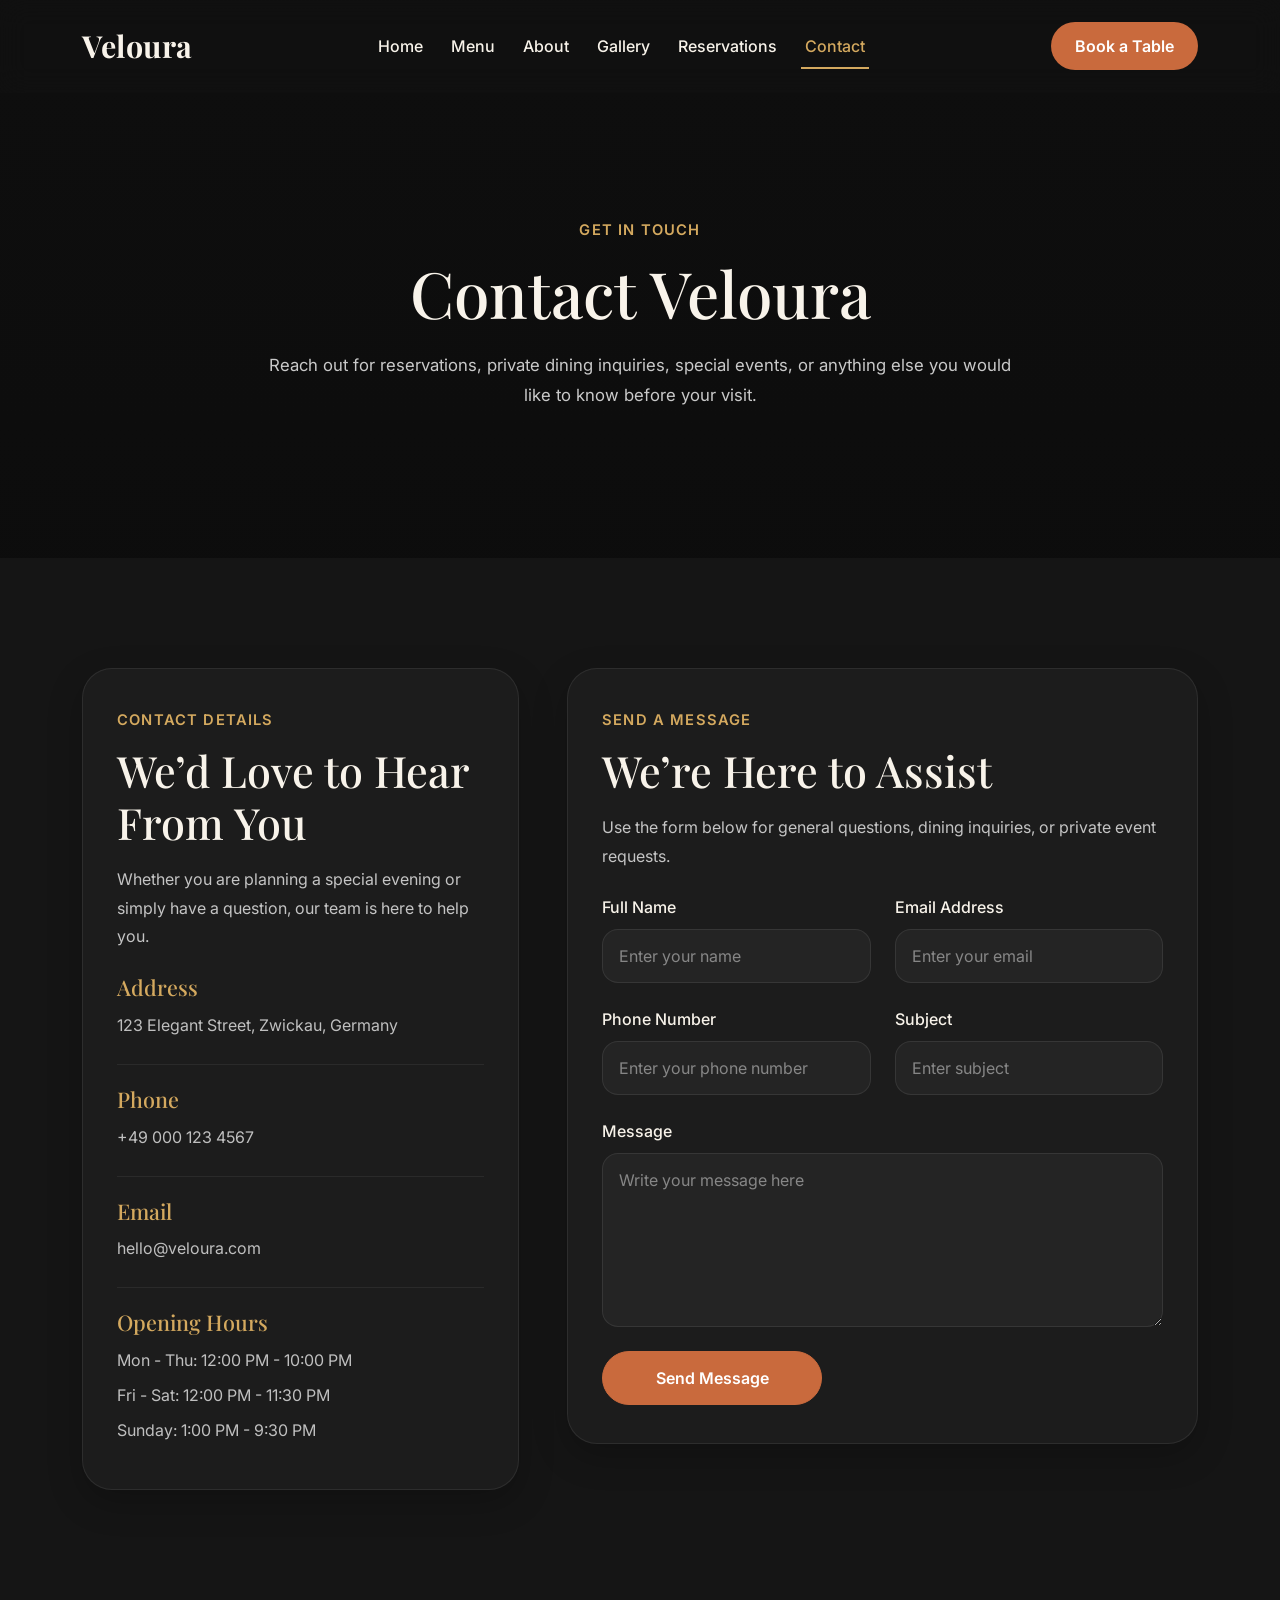
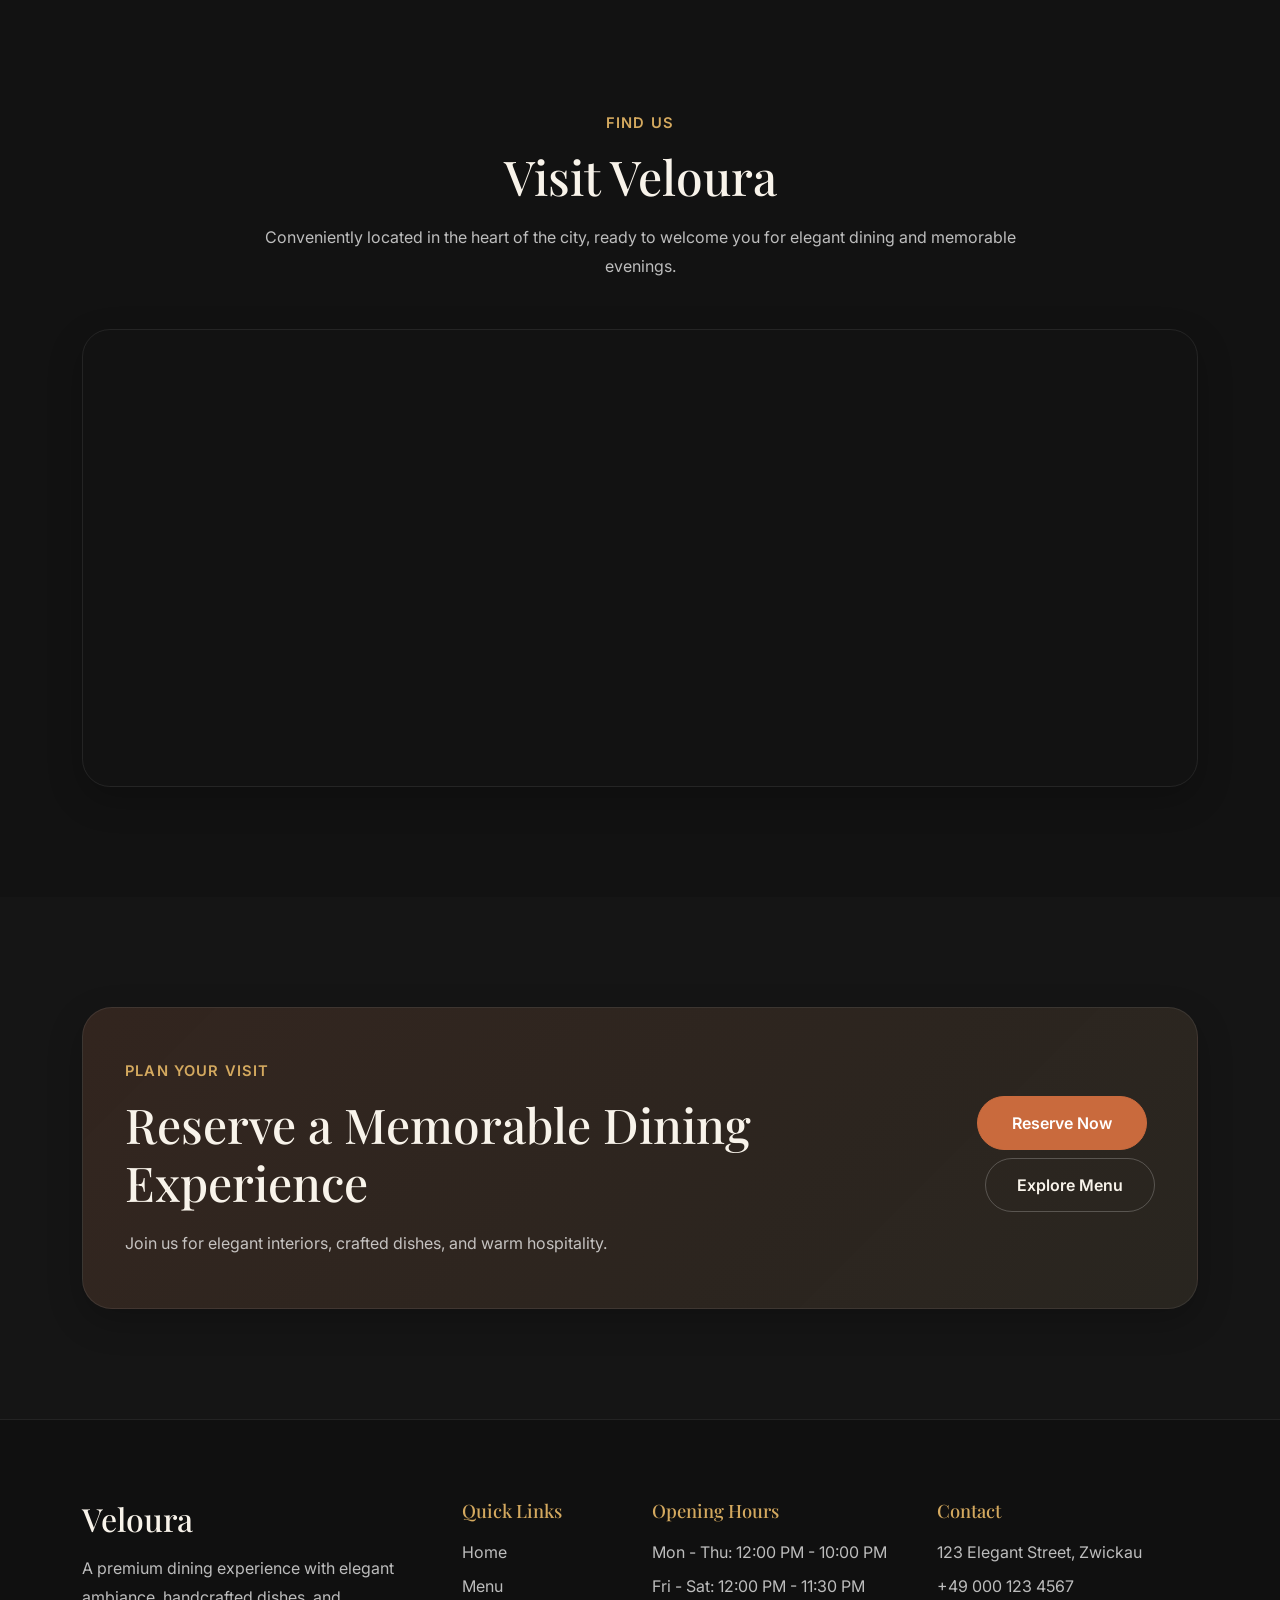
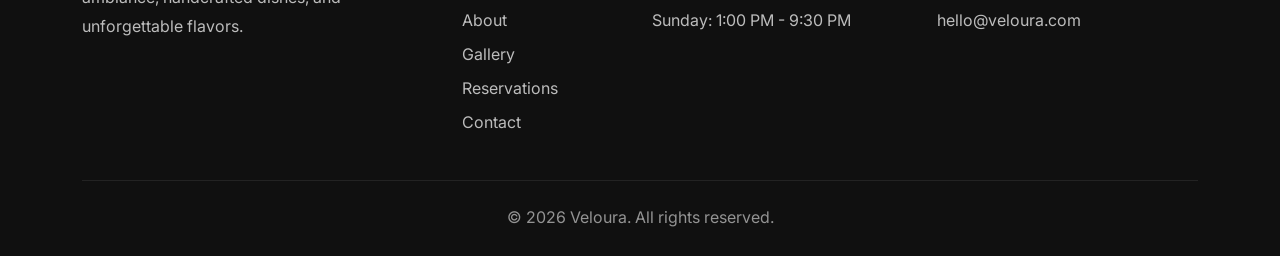
<file: contact.html>
<!DOCTYPE html>
<html lang="en">
<head>
  <meta charset="UTF-8" />
  <meta name="viewport" content="width=device-width, initial-scale=1.0" />
  <title>Veloura | Contact</title>

  <link rel="preconnect" href="https://fonts.googleapis.com" />
  <link rel="preconnect" href="https://fonts.gstatic.com" crossorigin />
  <link
    href="https://fonts.googleapis.com/css2?family=Inter:wght@400;500;600;700&family=Playfair+Display:wght@600;700;800&display=swap"
    rel="stylesheet"
  />

  <link
    href="https://cdn.jsdelivr.net/npm/bootstrap@5.3.3/dist/css/bootstrap.min.css"
    rel="stylesheet"
  />

  <link rel="stylesheet" href="css/style.css" />
  <link rel="stylesheet" href="css/animations.css" />
  <link rel="stylesheet" href="css/responsive.css" />
</head>
<body>

  <div id="navbar"></div>

  <main>
    <section class="page-hero contact-hero">
      <div class="page-hero-overlay"></div>
      <div class="container page-hero-content text-center">
        <span class="section-subtitle reveal-up">Get in Touch</span>
        <h1 class="reveal-up">Contact Veloura</h1>
        <p class="reveal-up">
          Reach out for reservations, private dining inquiries, special events,
          or anything else you would like to know before your visit.
        </p>
      </div>
    </section>

    <section class="contact-section section-padding">
      <div class="container">
        <div class="row g-5 align-items-start">
          <div class="col-lg-5">
            <div class="contact-info-card reveal-left">
              <span class="section-subtitle">Contact Details</span>
              <h2>We’d Love to Hear From You</h2>
              <p>
                Whether you are planning a special evening or simply have a question,
                our team is here to help you.
              </p>

              <div class="contact-info-list mt-4">
                <div class="contact-info-item">
                  <h3>Address</h3>
                  <p>123 Elegant Street, Zwickau, Germany</p>
                </div>

                <div class="contact-info-item">
                  <h3>Phone</h3>
                  <p>+49 000 123 4567</p>
                </div>

                <div class="contact-info-item">
                  <h3>Email</h3>
                  <p>hello@veloura.com</p>
                </div>

                <div class="contact-info-item">
                  <h3>Opening Hours</h3>
                  <p>Mon - Thu: 12:00 PM - 10:00 PM</p>
                  <p>Fri - Sat: 12:00 PM - 11:30 PM</p>
                  <p>Sunday: 1:00 PM - 9:30 PM</p>
                </div>
              </div>
            </div>
          </div>

          <div class="col-lg-7">
            <div class="contact-form-card reveal-right">
              <span class="section-subtitle">Send a Message</span>
              <h2>We’re Here to Assist</h2>
              <p>
                Use the form below for general questions, dining inquiries, or private event requests.
              </p>

              <form class="contact-form mt-4">
                <div class="row g-4">
                  <div class="col-md-6">
                    <label for="contactName" class="form-label-custom">Full Name</label>
                    <input type="text" id="contactName" class="form-control custom-input" placeholder="Enter your name" />
                  </div>

                  <div class="col-md-6">
                    <label for="contactEmail" class="form-label-custom">Email Address</label>
                    <input type="email" id="contactEmail" class="form-control custom-input" placeholder="Enter your email" />
                  </div>

                  <div class="col-md-6">
                    <label for="contactPhone" class="form-label-custom">Phone Number</label>
                    <input type="tel" id="contactPhone" class="form-control custom-input" placeholder="Enter your phone number" />
                  </div>

                  <div class="col-md-6">
                    <label for="subject" class="form-label-custom">Subject</label>
                    <input type="text" id="subject" class="form-control custom-input" placeholder="Enter subject" />
                  </div>

                  <div class="col-12">
                    <label for="contactMessage" class="form-label-custom">Message</label>
                    <textarea
                      id="contactMessage"
                      rows="6"
                      class="form-control custom-input"
                      placeholder="Write your message here"
                    ></textarea>
                  </div>

                  <div class="col-12">
                    <button type="submit" class="btn btn-primary-custom reservation-submit-btn">
                      Send Message
                    </button>
                  </div>
                </div>
              </form>
            </div>
          </div>
        </div>
      </div>
    </section>

    <section class="map-section section-padding">
      <div class="container">
        <div class="section-heading text-center reveal-up">
          <span class="section-subtitle">Find Us</span>
          <h2>Visit Veloura</h2>
          <p>
            Conveniently located in the heart of the city, ready to welcome you
            for elegant dining and memorable evenings.
          </p>
        </div>

        <div class="map-wrapper reveal-up mt-5">
          <iframe
            src="https://www.google.com/maps?q=Zwickau%20Germany&output=embed"
            width="100%"
            height="450"
            style="border:0;"
            allowfullscreen=""
            loading="lazy"
            referrerpolicy="no-referrer-when-downgrade"
          ></iframe>
        </div>
      </div>
    </section>

    <section class="reservation-cta section-padding">
      <div class="container">
        <div class="cta-box reveal-up">
          <div class="row align-items-center g-4">
            <div class="col-lg-8">
              <span class="section-subtitle">Plan Your Visit</span>
              <h2>Reserve a Memorable Dining Experience</h2>
              <p>
                Join us for elegant interiors, crafted dishes, and warm hospitality.
              </p>
            </div>
            <div class="col-lg-4 text-lg-end">
              <a href="reservations.html" class="btn btn-primary-custom me-2 mb-2">Reserve Now</a>
              <a href="menu.html" class="btn btn-outline-custom mb-2">Explore Menu</a>
            </div>
          </div>
        </div>
      </div>
    </section>
  </main>

  <div id="footer"></div>

  <script src="https://cdn.jsdelivr.net/npm/bootstrap@5.3.3/dist/js/bootstrap.bundle.min.js"></script>
  <script src="js/components.js"></script>
  <script src="js/main.js"></script>
  <script src="js/animations.js"></script>
</body>
</html>
</file>
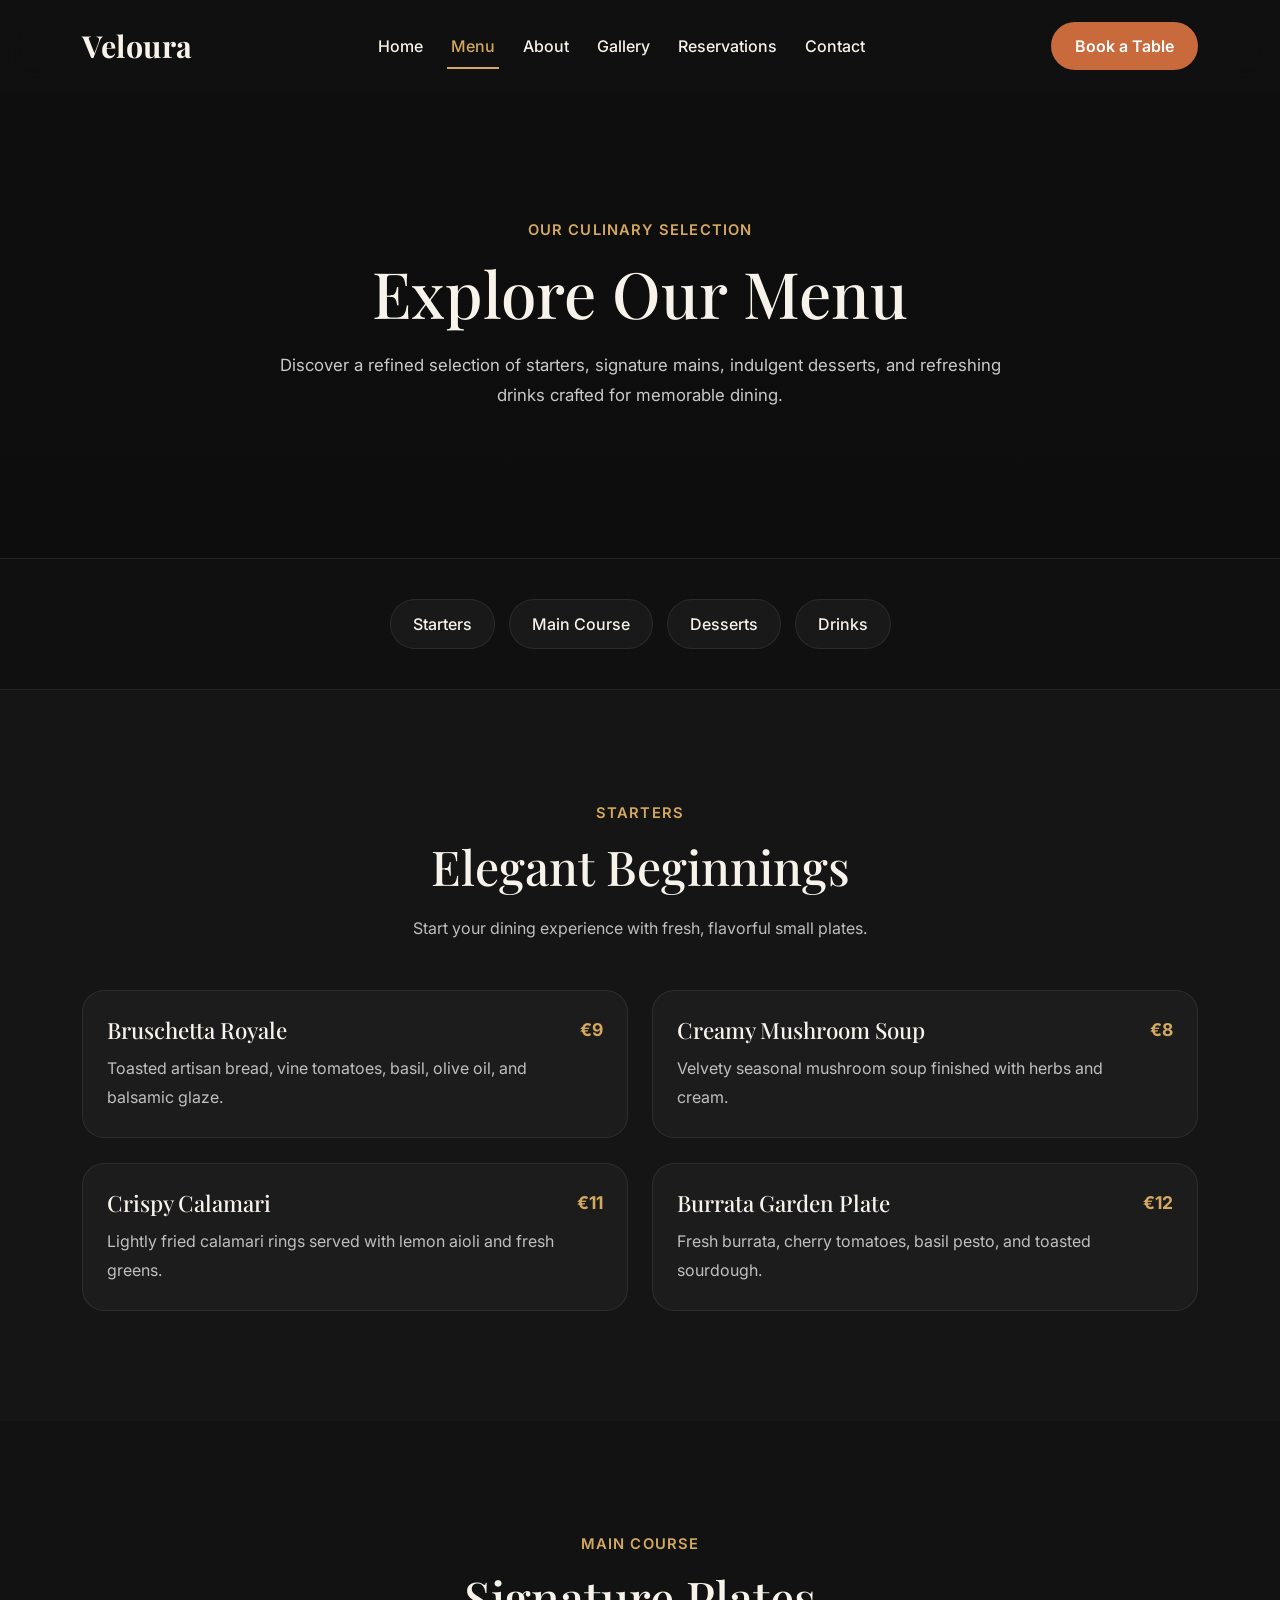
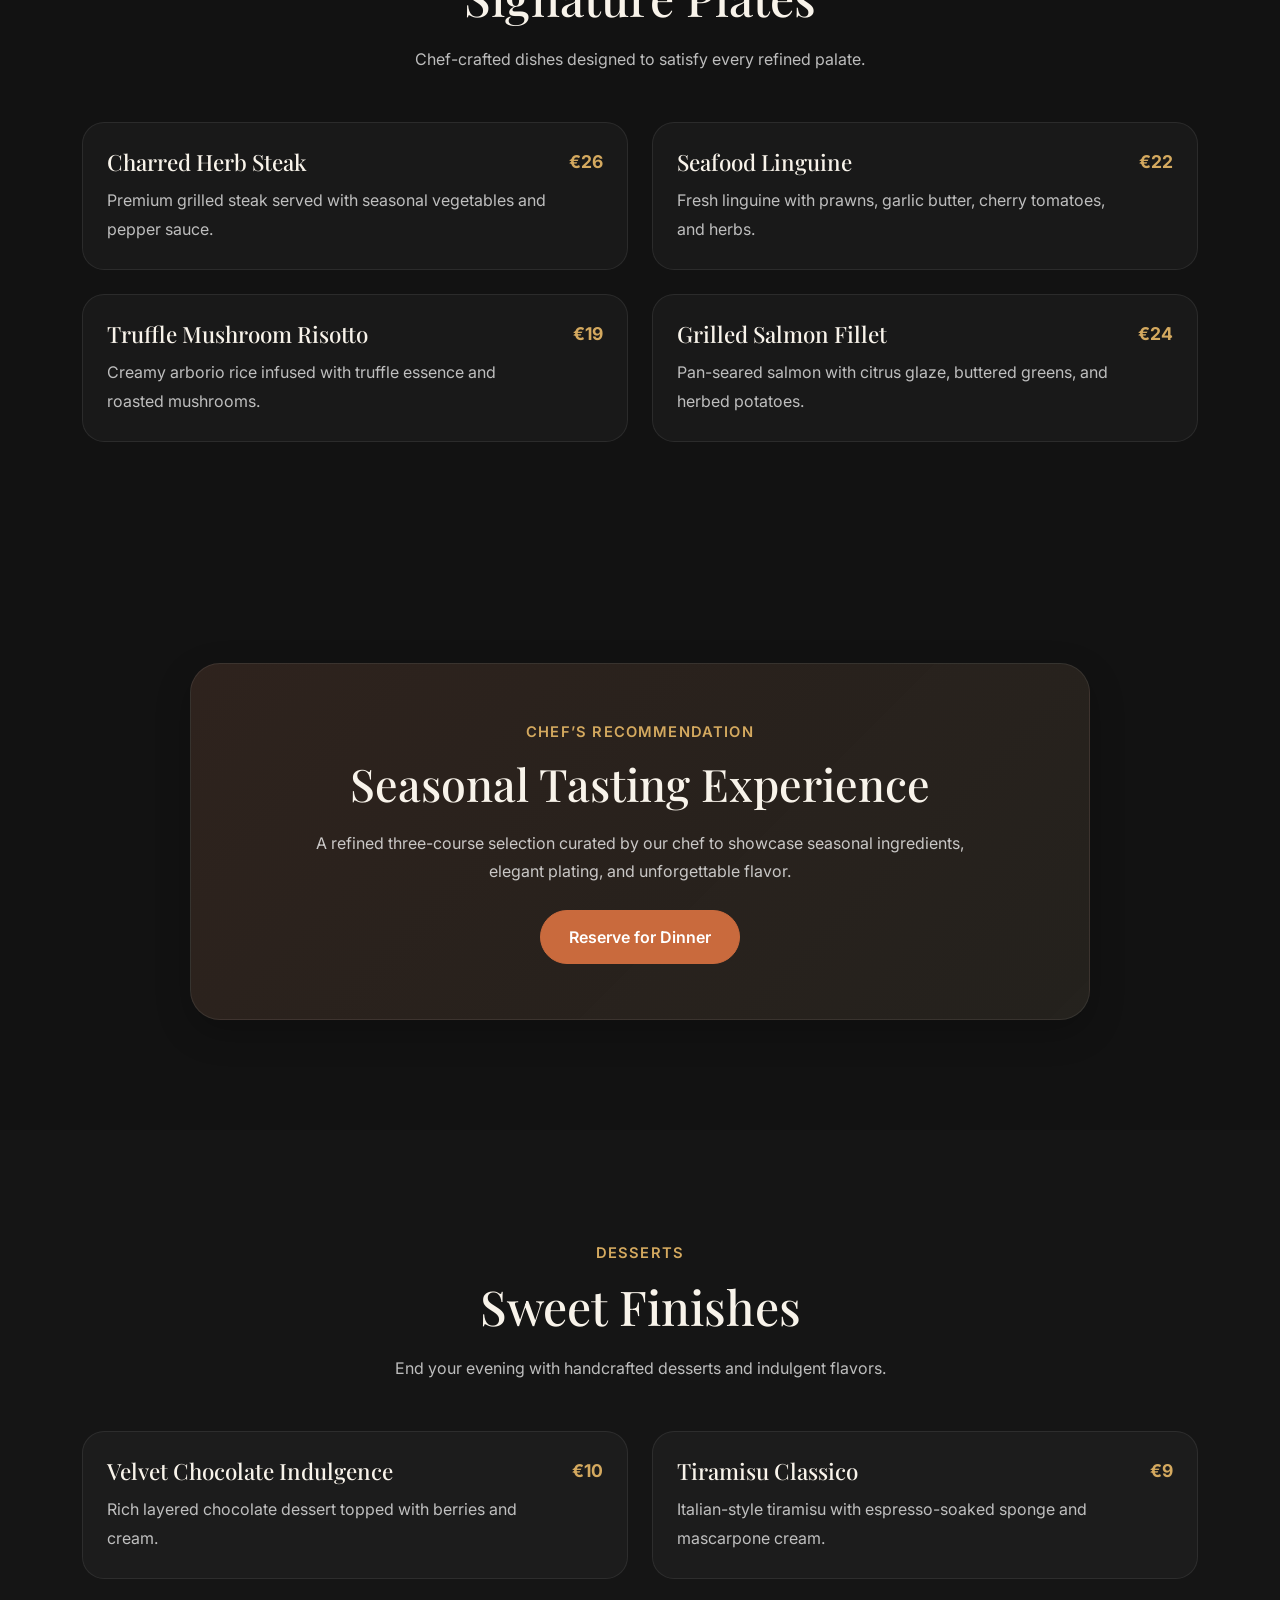
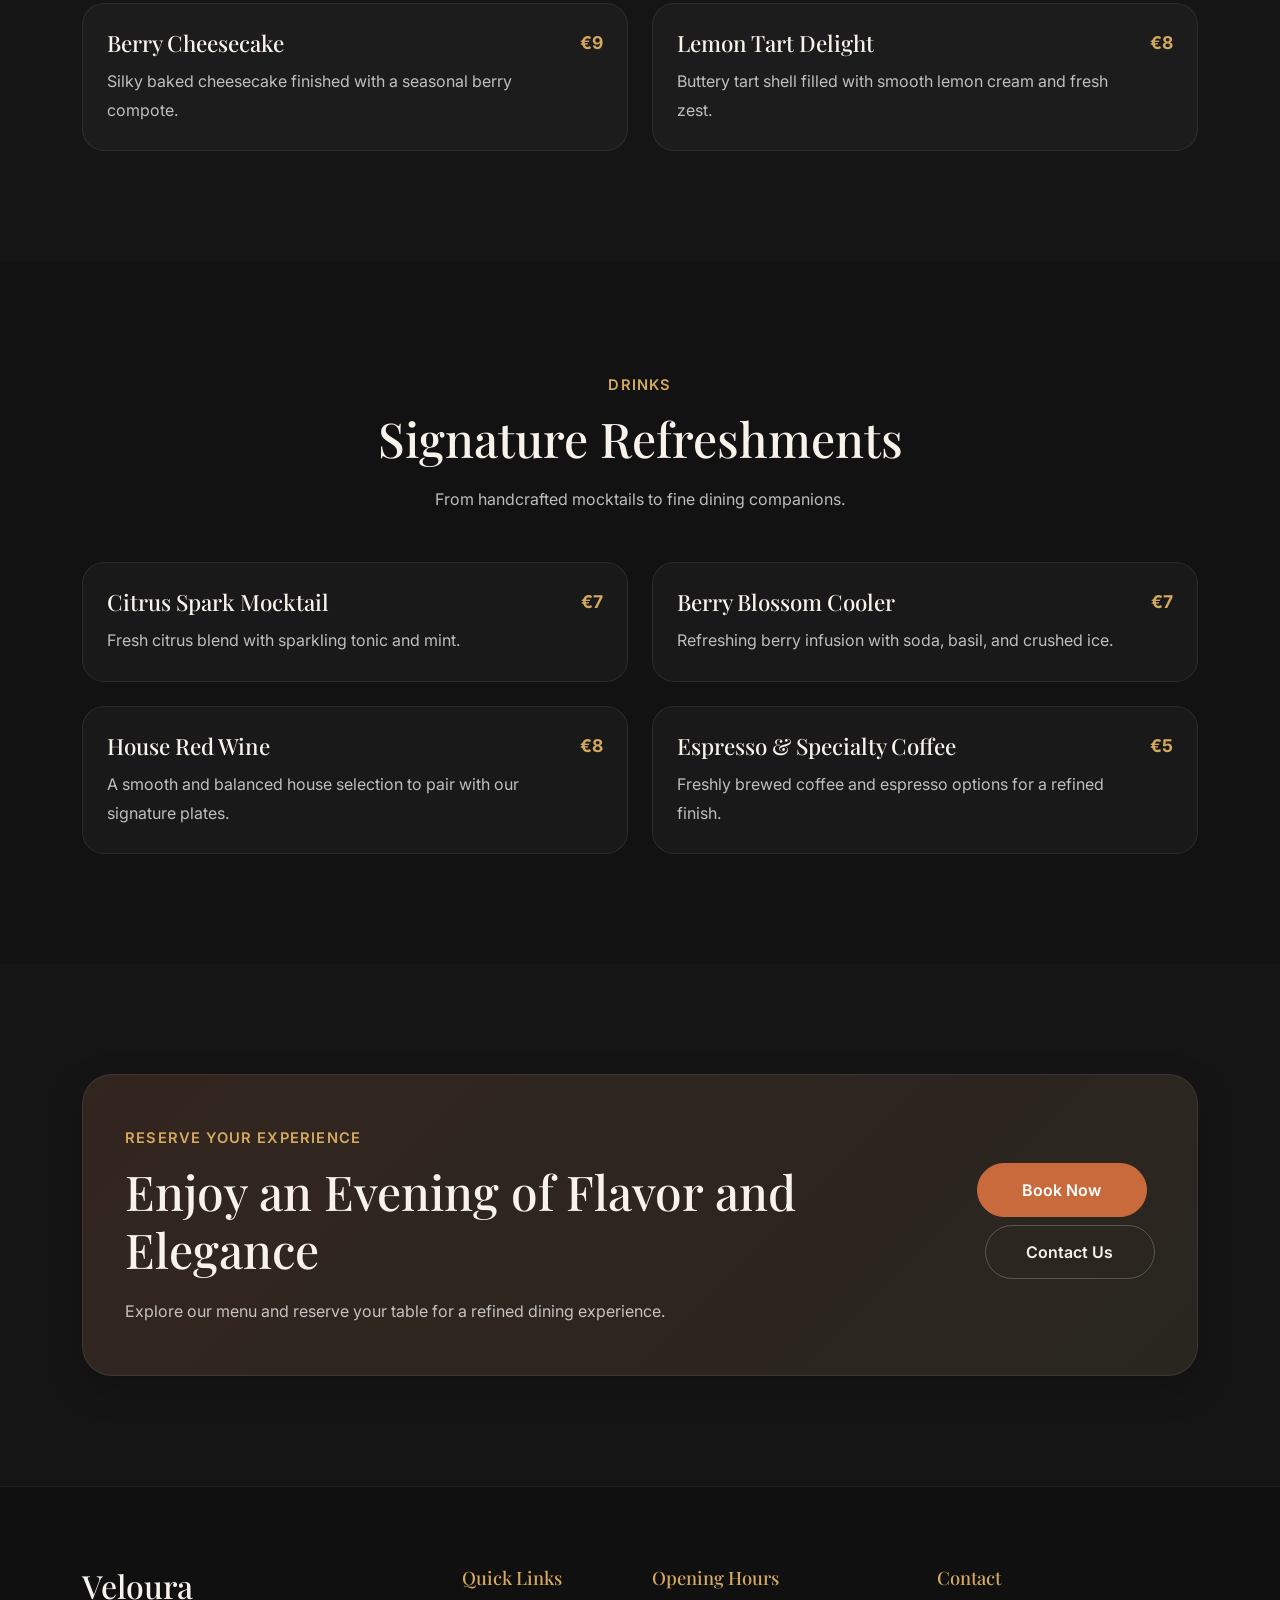
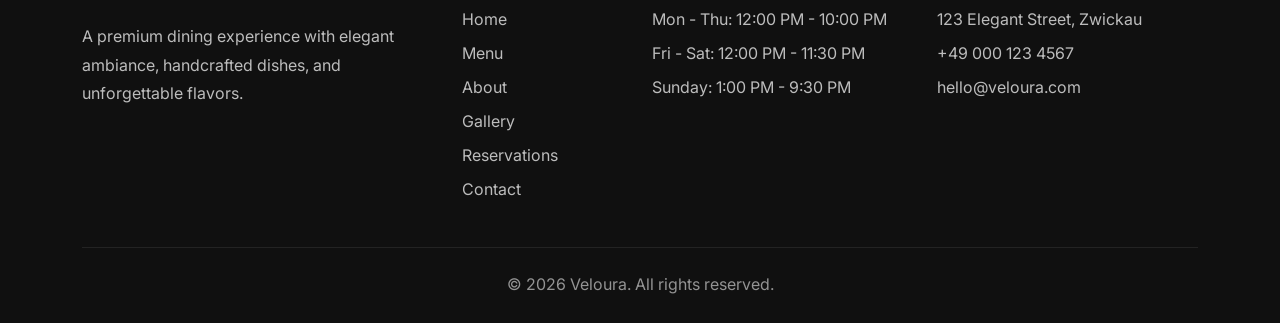
<file: menu.html>
<!DOCTYPE html>
<html lang="en">
<head>
  <meta charset="UTF-8" />
  <meta name="viewport" content="width=device-width, initial-scale=1.0" />
  <title>Veloura | Menu</title>

  <link rel="preconnect" href="https://fonts.googleapis.com" />
  <link rel="preconnect" href="https://fonts.gstatic.com" crossorigin />
  <link
    href="https://fonts.googleapis.com/css2?family=Inter:wght@400;500;600;700&family=Playfair+Display:wght@600;700;800&display=swap"
    rel="stylesheet"
  />

  <link
    href="https://cdn.jsdelivr.net/npm/bootstrap@5.3.3/dist/css/bootstrap.min.css"
    rel="stylesheet"
  />

  <link rel="stylesheet" href="css/style.css" />
  <link rel="stylesheet" href="css/animations.css" />
  <link rel="stylesheet" href="css/responsive.css" />
</head>
<body>

  <div id="navbar"></div>

  <main>
    <section class="page-hero menu-hero">
      <div class="page-hero-overlay"></div>
      <div class="container page-hero-content text-center">
        <span class="section-subtitle reveal-up">Our Culinary Selection</span>
        <h1 class="reveal-up">Explore Our Menu</h1>
        <p class="reveal-up">
          Discover a refined selection of starters, signature mains, indulgent desserts,
          and refreshing drinks crafted for memorable dining.
        </p>
      </div>
    </section>

    <section class="menu-nav-section section-padding-sm">
      <div class="container">
        <div class="menu-nav-wrapper reveal-up">
          <a href="#starters" class="menu-nav-link">Starters</a>
          <a href="#mains" class="menu-nav-link">Main Course</a>
          <a href="#desserts" class="menu-nav-link">Desserts</a>
          <a href="#drinks" class="menu-nav-link">Drinks</a>
        </div>
      </div>
    </section>

    <section id="starters" class="menu-section section-padding">
      <div class="container">
        <div class="section-heading text-center reveal-up">
          <span class="section-subtitle">Starters</span>
          <h2>Elegant Beginnings</h2>
          <p>Start your dining experience with fresh, flavorful small plates.</p>
        </div>

        <div class="row g-4 mt-4">
          <div class="col-lg-6">
            <div class="menu-item-card reveal-left">
              <div>
                <h3>Bruschetta Royale</h3>
                <p>Toasted artisan bread, vine tomatoes, basil, olive oil, and balsamic glaze.</p>
              </div>
              <span>€9</span>
            </div>
          </div>

          <div class="col-lg-6">
            <div class="menu-item-card reveal-right">
              <div>
                <h3>Creamy Mushroom Soup</h3>
                <p>Velvety seasonal mushroom soup finished with herbs and cream.</p>
              </div>
              <span>€8</span>
            </div>
          </div>

          <div class="col-lg-6">
            <div class="menu-item-card reveal-left">
              <div>
                <h3>Crispy Calamari</h3>
                <p>Lightly fried calamari rings served with lemon aioli and fresh greens.</p>
              </div>
              <span>€11</span>
            </div>
          </div>

          <div class="col-lg-6">
            <div class="menu-item-card reveal-right">
              <div>
                <h3>Burrata Garden Plate</h3>
                <p>Fresh burrata, cherry tomatoes, basil pesto, and toasted sourdough.</p>
              </div>
              <span>€12</span>
            </div>
          </div>
        </div>
      </div>
    </section>

    <section id="mains" class="menu-section alt-dark section-padding">
      <div class="container">
        <div class="section-heading text-center reveal-up">
          <span class="section-subtitle">Main Course</span>
          <h2>Signature Plates</h2>
          <p>Chef-crafted dishes designed to satisfy every refined palate.</p>
        </div>

        <div class="row g-4 mt-4">
          <div class="col-lg-6">
            <div class="menu-item-card reveal-left">
              <div>
                <h3>Charred Herb Steak</h3>
                <p>Premium grilled steak served with seasonal vegetables and pepper sauce.</p>
              </div>
              <span>€26</span>
            </div>
          </div>

          <div class="col-lg-6">
            <div class="menu-item-card reveal-right">
              <div>
                <h3>Seafood Linguine</h3>
                <p>Fresh linguine with prawns, garlic butter, cherry tomatoes, and herbs.</p>
              </div>
              <span>€22</span>
            </div>
          </div>

          <div class="col-lg-6">
            <div class="menu-item-card reveal-left">
              <div>
                <h3>Truffle Mushroom Risotto</h3>
                <p>Creamy arborio rice infused with truffle essence and roasted mushrooms.</p>
              </div>
              <span>€19</span>
            </div>
          </div>

          <div class="col-lg-6">
            <div class="menu-item-card reveal-right">
              <div>
                <h3>Grilled Salmon Fillet</h3>
                <p>Pan-seared salmon with citrus glaze, buttered greens, and herbed potatoes.</p>
              </div>
              <span>€24</span>
            </div>
          </div>
        </div>
      </div>
    </section>

    <section class="chef-highlight section-padding">
      <div class="container">
        <div class="chef-highlight-box reveal-up">
          <span class="section-subtitle">Chef’s Recommendation</span>
          <h2>Seasonal Tasting Experience</h2>
          <p>
            A refined three-course selection curated by our chef to showcase seasonal
            ingredients, elegant plating, and unforgettable flavor.
          </p>
          <a href="reservations.html" class="btn btn-primary-custom mt-4">Reserve for Dinner</a>
        </div>
      </div>
    </section>

    <section id="desserts" class="menu-section section-padding">
      <div class="container">
        <div class="section-heading text-center reveal-up">
          <span class="section-subtitle">Desserts</span>
          <h2>Sweet Finishes</h2>
          <p>End your evening with handcrafted desserts and indulgent flavors.</p>
        </div>

        <div class="row g-4 mt-4">
          <div class="col-lg-6">
            <div class="menu-item-card reveal-left">
              <div>
                <h3>Velvet Chocolate Indulgence</h3>
                <p>Rich layered chocolate dessert topped with berries and cream.</p>
              </div>
              <span>€10</span>
            </div>
          </div>

          <div class="col-lg-6">
            <div class="menu-item-card reveal-right">
              <div>
                <h3>Tiramisu Classico</h3>
                <p>Italian-style tiramisu with espresso-soaked sponge and mascarpone cream.</p>
              </div>
              <span>€9</span>
            </div>
          </div>

          <div class="col-lg-6">
            <div class="menu-item-card reveal-left">
              <div>
                <h3>Berry Cheesecake</h3>
                <p>Silky baked cheesecake finished with a seasonal berry compote.</p>
              </div>
              <span>€9</span>
            </div>
          </div>

          <div class="col-lg-6">
            <div class="menu-item-card reveal-right">
              <div>
                <h3>Lemon Tart Delight</h3>
                <p>Buttery tart shell filled with smooth lemon cream and fresh zest.</p>
              </div>
              <span>€8</span>
            </div>
          </div>
        </div>
      </div>
    </section>

    <section id="drinks" class="menu-section alt-dark section-padding">
      <div class="container">
        <div class="section-heading text-center reveal-up">
          <span class="section-subtitle">Drinks</span>
          <h2>Signature Refreshments</h2>
          <p>From handcrafted mocktails to fine dining companions.</p>
        </div>

        <div class="row g-4 mt-4">
          <div class="col-lg-6">
            <div class="menu-item-card reveal-left">
              <div>
                <h3>Citrus Spark Mocktail</h3>
                <p>Fresh citrus blend with sparkling tonic and mint.</p>
              </div>
              <span>€7</span>
            </div>
          </div>

          <div class="col-lg-6">
            <div class="menu-item-card reveal-right">
              <div>
                <h3>Berry Blossom Cooler</h3>
                <p>Refreshing berry infusion with soda, basil, and crushed ice.</p>
              </div>
              <span>€7</span>
            </div>
          </div>

          <div class="col-lg-6">
            <div class="menu-item-card reveal-left">
              <div>
                <h3>House Red Wine</h3>
                <p>A smooth and balanced house selection to pair with our signature plates.</p>
              </div>
              <span>€8</span>
            </div>
          </div>

          <div class="col-lg-6">
            <div class="menu-item-card reveal-right">
              <div>
                <h3>Espresso & Specialty Coffee</h3>
                <p>Freshly brewed coffee and espresso options for a refined finish.</p>
              </div>
              <span>€5</span>
            </div>
          </div>
        </div>
      </div>
    </section>

    <section class="reservation-cta section-padding">
      <div class="container">
        <div class="cta-box reveal-up">
          <div class="row align-items-center g-4">
            <div class="col-lg-8">
              <span class="section-subtitle">Reserve Your Experience</span>
              <h2>Enjoy an Evening of Flavor and Elegance</h2>
              <p>
                Explore our menu and reserve your table for a refined dining experience.
              </p>
            </div>
            <div class="col-lg-4 text-lg-end">
              <a href="reservations.html" class="btn btn-primary-custom me-2 mb-2">Book Now</a>
              <a href="contact.html" class="btn btn-outline-custom mb-2">Contact Us</a>
            </div>
          </div>
        </div>
      </div>
    </section>
  </main>

  <div id="footer"></div>

  <script src="https://cdn.jsdelivr.net/npm/bootstrap@5.3.3/dist/js/bootstrap.bundle.min.js"></script>
  <script src="js/components.js"></script>
  <script src="js/main.js"></script>
  <script src="js/animations.js"></script>
</body>
</html>
</file>
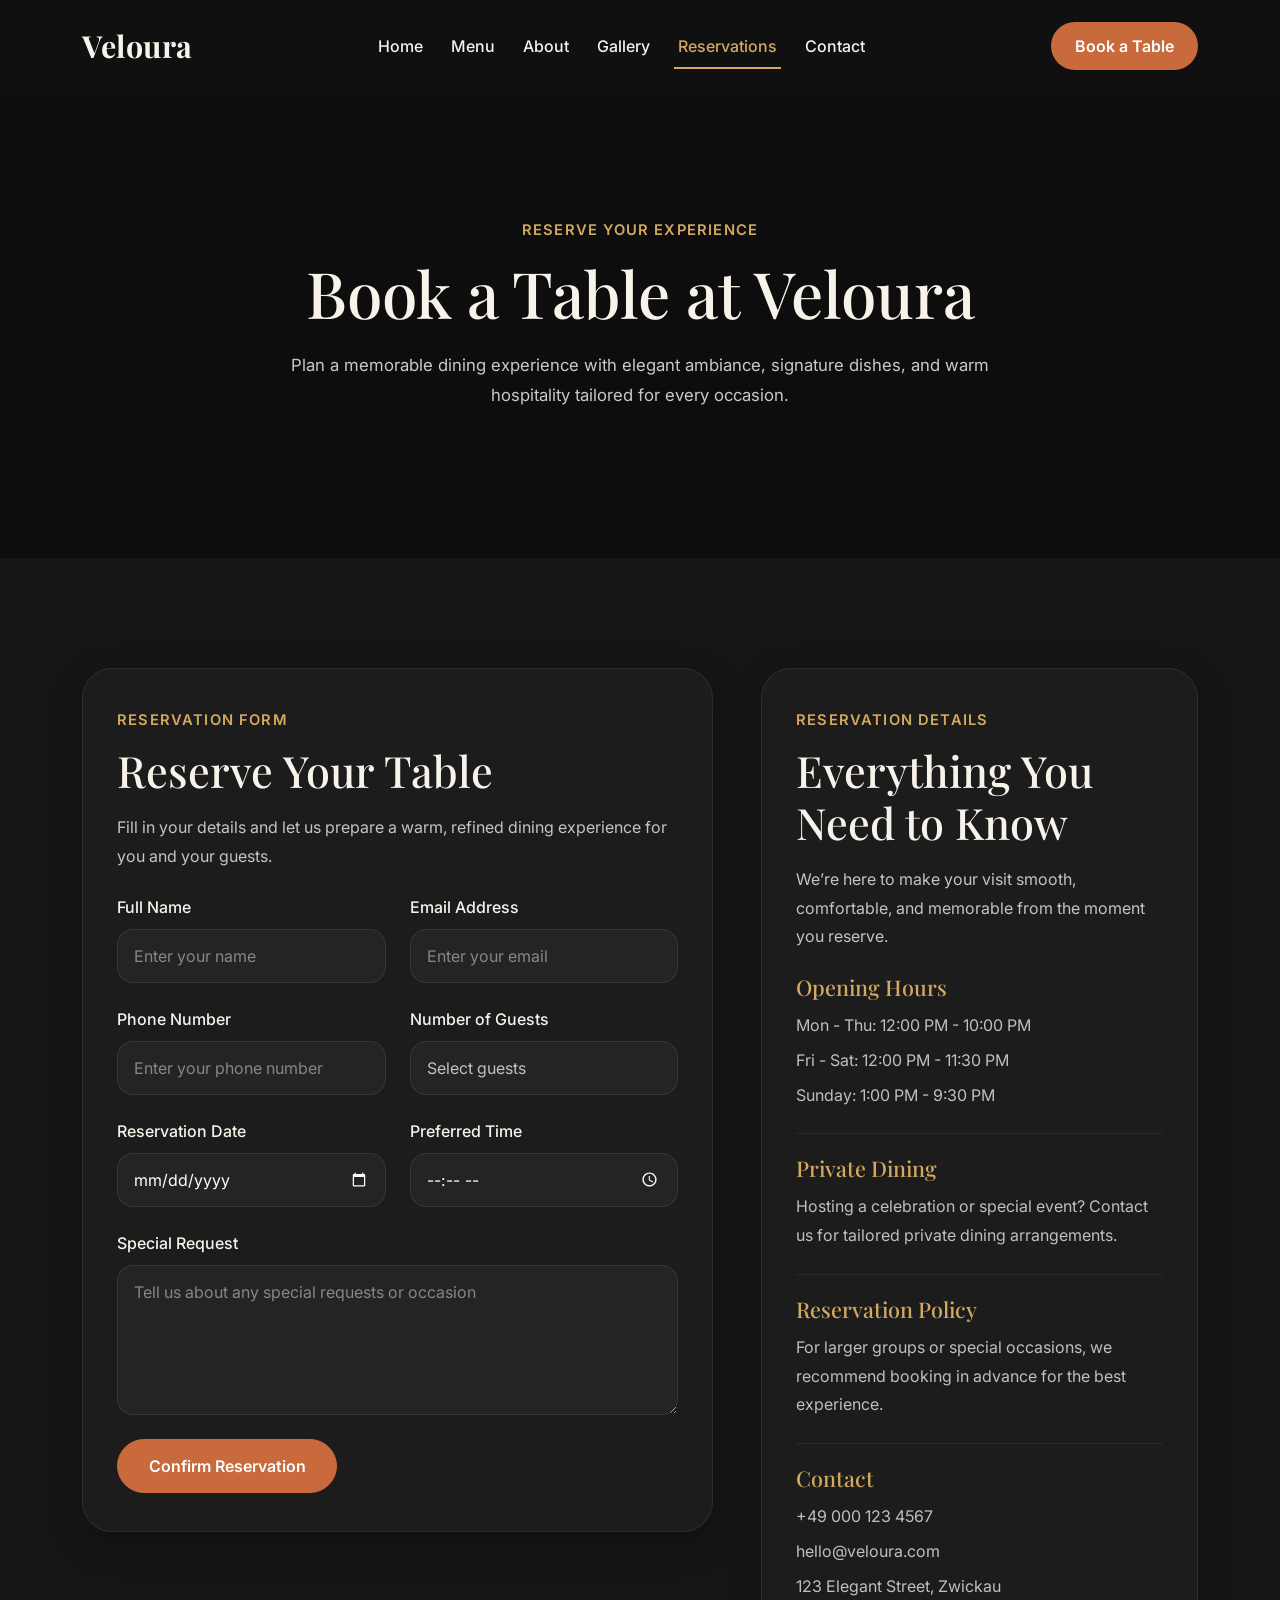
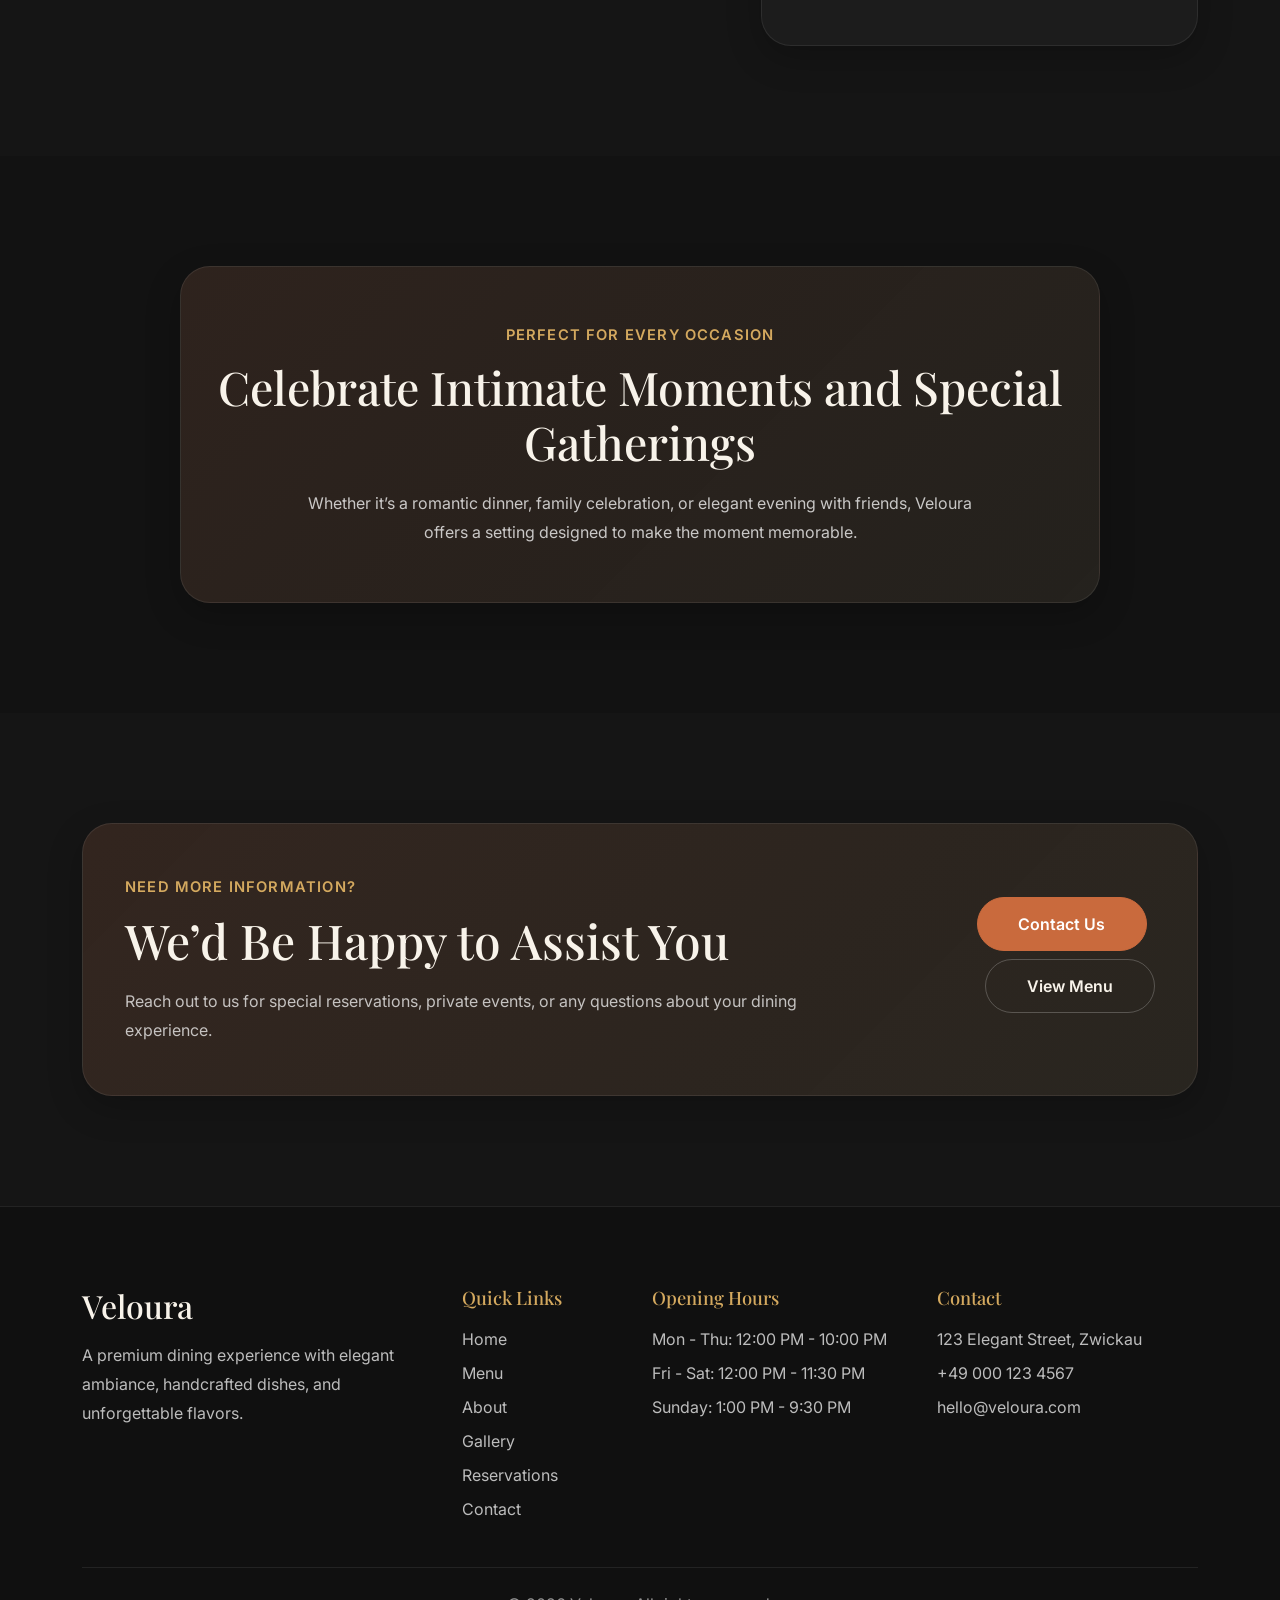
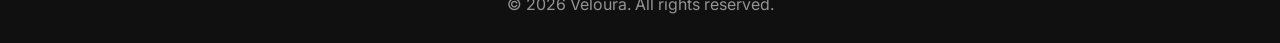
<file: reservations.html>
<!DOCTYPE html>
<html lang="en">
<head>
  <meta charset="UTF-8" />
  <meta name="viewport" content="width=device-width, initial-scale=1.0" />
  <title>Veloura | Reservations</title>

  <link rel="preconnect" href="https://fonts.googleapis.com" />
  <link rel="preconnect" href="https://fonts.gstatic.com" crossorigin />
  <link
    href="https://fonts.googleapis.com/css2?family=Inter:wght@400;500;600;700&family=Playfair+Display:wght@600;700;800&display=swap"
    rel="stylesheet"
  />

  <link
    href="https://cdn.jsdelivr.net/npm/bootstrap@5.3.3/dist/css/bootstrap.min.css"
    rel="stylesheet"
  />

  <link rel="stylesheet" href="css/style.css" />
  <link rel="stylesheet" href="css/animations.css" />
  <link rel="stylesheet" href="css/responsive.css" />
</head>
<body>

  <div id="navbar"></div>

  <main>
    <section class="page-hero reservations-hero">
      <div class="page-hero-overlay"></div>
      <div class="container page-hero-content text-center">
        <span class="section-subtitle reveal-up">Reserve Your Experience</span>
        <h1 class="reveal-up">Book a Table at Veloura</h1>
        <p class="reveal-up">
          Plan a memorable dining experience with elegant ambiance, signature dishes,
          and warm hospitality tailored for every occasion.
        </p>
      </div>
    </section>

    <section class="reservation-form-section section-padding">
      <div class="container">
        <div class="row g-5 align-items-start">
          <div class="col-lg-7">
            <div class="reservation-form-card reveal-left">
              <span class="section-subtitle">Reservation Form</span>
              <h2>Reserve Your Table</h2>
              <p>
                Fill in your details and let us prepare a warm, refined dining
                experience for you and your guests.
              </p>

              <form class="reservation-form mt-4">
                <div class="row g-4">
                  <div class="col-md-6">
                    <label for="fullName" class="form-label-custom">Full Name</label>
                    <input type="text" id="fullName" class="form-control custom-input" placeholder="Enter your name" />
                  </div>

                  <div class="col-md-6">
                    <label for="email" class="form-label-custom">Email Address</label>
                    <input type="email" id="email" class="form-control custom-input" placeholder="Enter your email" />
                  </div>

                  <div class="col-md-6">
                    <label for="phone" class="form-label-custom">Phone Number</label>
                    <input type="tel" id="phone" class="form-control custom-input" placeholder="Enter your phone number" />
                  </div>

                  <div class="col-md-6">
                    <label for="guests" class="form-label-custom">Number of Guests</label>
                    <select id="guests" class="form-select custom-input">
                      <option selected disabled>Select guests</option>
                      <option>1 Person</option>
                      <option>2 People</option>
                      <option>3 People</option>
                      <option>4 People</option>
                      <option>5 People</option>
                      <option>6+ People</option>
                    </select>
                  </div>

                  <div class="col-md-6">
                    <label for="date" class="form-label-custom">Reservation Date</label>
                    <input type="date" id="date" class="form-control custom-input" />
                  </div>

                  <div class="col-md-6">
                    <label for="time" class="form-label-custom">Preferred Time</label>
                    <input type="time" id="time" class="form-control custom-input" />
                  </div>

                  <div class="col-12">
                    <label for="notes" class="form-label-custom">Special Request</label>
                    <textarea
                      id="notes"
                      rows="5"
                      class="form-control custom-input"
                      placeholder="Tell us about any special requests or occasion"
                    ></textarea>
                  </div>

                  <div class="col-12">
                    <button type="submit" class="btn btn-primary-custom reservation-submit-btn">
                      Confirm Reservation
                    </button>
                  </div>
                </div>
              </form>
            </div>
          </div>

          <div class="col-lg-5">
            <div class="reservation-info-box reveal-right">
              <span class="section-subtitle">Reservation Details</span>
              <h2>Everything You Need to Know</h2>
              <p>
                We’re here to make your visit smooth, comfortable, and memorable
                from the moment you reserve.
              </p>

              <div class="reservation-info-list mt-4">
                <div class="reservation-info-item">
                  <h3>Opening Hours</h3>
                  <p>Mon - Thu: 12:00 PM - 10:00 PM</p>
                  <p>Fri - Sat: 12:00 PM - 11:30 PM</p>
                  <p>Sunday: 1:00 PM - 9:30 PM</p>
                </div>

                <div class="reservation-info-item">
                  <h3>Private Dining</h3>
                  <p>
                    Hosting a celebration or special event? Contact us for tailored
                    private dining arrangements.
                  </p>
                </div>

                <div class="reservation-info-item">
                  <h3>Reservation Policy</h3>
                  <p>
                    For larger groups or special occasions, we recommend booking in advance
                    for the best experience.
                  </p>
                </div>

                <div class="reservation-info-item">
                  <h3>Contact</h3>
                  <p>+49 000 123 4567</p>
                  <p>hello@veloura.com</p>
                  <p>123 Elegant Street, Zwickau</p>
                </div>
              </div>
            </div>
          </div>
        </div>
      </div>
    </section>

    <section class="reservation-highlight section-padding">
      <div class="container">
        <div class="highlight-box reveal-up">
          <span class="section-subtitle">Perfect for Every Occasion</span>
          <h2>Celebrate Intimate Moments and Special Gatherings</h2>
          <p>
            Whether it’s a romantic dinner, family celebration, or elegant evening
            with friends, Veloura offers a setting designed to make the moment memorable.
          </p>
        </div>
      </div>
    </section>

    <section class="reservation-cta section-padding">
      <div class="container">
        <div class="cta-box reveal-up">
          <div class="row align-items-center g-4">
            <div class="col-lg-8">
              <span class="section-subtitle">Need More Information?</span>
              <h2>We’d Be Happy to Assist You</h2>
              <p>
                Reach out to us for special reservations, private events, or any
                questions about your dining experience.
              </p>
            </div>
            <div class="col-lg-4 text-lg-end">
              <a href="contact.html" class="btn btn-primary-custom me-2 mb-2">Contact Us</a>
              <a href="menu.html" class="btn btn-outline-custom mb-2">View Menu</a>
            </div>
          </div>
        </div>
      </div>
    </section>
  </main>

  <div id="footer"></div>

  <script src="https://cdn.jsdelivr.net/npm/bootstrap@5.3.3/dist/js/bootstrap.bundle.min.js"></script>
  <script src="js/components.js"></script>
  <script src="js/main.js"></script>
  <script src="js/animations.js"></script>
</body>
</html>
</file>
<file: css/style.css>
:root {
  --bg-dark: #151515;
  --bg-soft: #1e1e1e;
  --cream: #f8f3ea;
  --white: #ffffff;
  --text-light: rgba(255, 255, 255, 0.82);
  --accent: #c96a3d;
  --accent-hover: #b95c30;
  --gold: #d4a95f;
  --brown: #6b4f3a;
  --border-light: rgba(255, 255, 255, 0.08);
  --shadow-soft: 0 12px 35px rgba(0, 0, 0, 0.22);
  --transition: all 0.35s ease;
}

* {
  margin: 0;
  padding: 0;
  box-sizing: border-box;
}

html {
  scroll-behavior: smooth;
}

body {
  font-family: "Inter", sans-serif;
  background: var(--bg-dark);
  color: var(--white);
  overflow-x: hidden;
}

h1, h2, h3, h4, h5, h6 {
  font-family: "Playfair Display", serif;
  margin-bottom: 0;
}

p {
  margin-bottom: 0;
  line-height: 1.8;
}

a {
  text-decoration: none;
  transition: var(--transition);
}

ul {
  list-style: none;
  padding-left: 0;
  margin-bottom: 0;
}

/* Navbar */
.custom-navbar {
  background: rgba(21, 21, 21, 0.35);
  backdrop-filter: blur(14px);
  border-bottom: 1px solid transparent;
  transition: var(--transition);
  padding: 18px 0;
}

.custom-navbar.navbar-scrolled {
  background: rgba(21, 21, 21, 0.92);
  border-bottom: 1px solid var(--border-light);
  box-shadow: var(--shadow-soft);
}

.brand-logo {
  font-family: "Playfair Display", serif;
  font-size: 1.9rem;
  font-weight: 700;
  color: var(--cream) !important;
  letter-spacing: 0.5px;
}

.nav-center .nav-item {
  margin: 0 10px;
}

.nav-link {
  color: var(--cream) !important;
  font-weight: 500;
  position: relative;
  padding: 8px 4px !important;
}

.nav-hover::after {
  content: "";
  position: absolute;
  left: 0;
  bottom: -3px;
  width: 0;
  height: 2px;
  background: var(--gold);
  transition: var(--transition);
}

.nav-hover:hover::after,
.active-link::after {
  width: 100%;
}

.active-link {
  color: var(--gold) !important;
}

.btn-book {
  background: var(--accent);
  color: var(--white);
  padding: 12px 24px;
  border-radius: 999px;
  font-weight: 600;
  transition: var(--transition);
  border: none;
}

.btn-book:hover {
  background: var(--accent-hover);
  color: var(--white);
  transform: translateY(-2px);
}

.custom-toggler {
  border: 1px solid rgba(255,255,255,0.25);
}

.custom-toggler .navbar-toggler-icon {
  filter: invert(1);
}

/* Hero */
.hero-section {
  position: relative;
  min-height: 100vh;
  background:
    linear-gradient(rgba(12, 12, 12, 0.55), rgba(12, 12, 12, 0.72)),
    url("https://images.unsplash.com/photo-1517248135467-4c7edcad34c4?auto=format&fit=crop&w=1600&q=80")
    center/cover no-repeat;
  display: flex;
  align-items: center;
}

.hero-overlay {
  position: absolute;
  inset: 0;
  background: linear-gradient(90deg, rgba(0,0,0,0.58) 0%, rgba(0,0,0,0.18) 100%);
}

.hero-content {
  position: relative;
  z-index: 2;
}

.section-badge {
  display: inline-block;
  padding: 8px 16px;
  border-radius: 999px;
  background: rgba(255, 255, 255, 0.08);
  color: var(--gold);
  font-size: 0.9rem;
  font-weight: 600;
  margin-bottom: 22px;
  border: 1px solid rgba(255,255,255,0.12);
}

.hero-text h1 {
  font-size: 4.2rem;
  line-height: 1.12;
  font-weight: 800;
  max-width: 760px;
  color: var(--cream);
  margin-bottom: 22px;
}

.hero-text p {
  max-width: 620px;
  font-size: 1.08rem;
  color: var(--text-light);
  margin-bottom: 32px;
}

.hero-buttons {
  display: flex;
  flex-wrap: wrap;
  gap: 16px;
}

.btn-primary-custom,
.btn-outline-custom {
  display: inline-flex;
  align-items: center;
  justify-content: center;
  min-width: 170px;
  padding: 14px 28px;
  border-radius: 999px;
  font-weight: 600;
  transition: var(--transition);
}

.btn-primary-custom {
  background: var(--accent);
  color: var(--white);
  border: 1px solid var(--accent);
}

.btn-primary-custom:hover {
  background: var(--accent-hover);
  color: var(--white);
  transform: translateY(-3px);
}

.btn-outline-custom {
  background: transparent;
  color: var(--cream);
  border: 1px solid rgba(255,255,255,0.22);
}

.btn-outline-custom:hover {
  background: rgba(255,255,255,0.08);
  color: var(--white);
  transform: translateY(-3px);
}

.hero-card {
  background: rgba(255,255,255,0.08);
  border: 1px solid rgba(255,255,255,0.12);
  backdrop-filter: blur(18px);
  border-radius: 24px;
  padding: 32px;
  box-shadow: var(--shadow-soft);
  max-width: 360px;
  margin-left: auto;
}

.hero-card h3 {
  font-size: 1.8rem;
  color: var(--cream);
  margin-bottom: 12px;
}

.hero-card p {
  color: var(--text-light);
  margin-bottom: 18px;
}

.hero-card-link {
  color: var(--gold);
  font-weight: 600;
}

.hero-card-link:hover {
  color: var(--white);
}

/* Footer */
.site-footer {
  background: #101010;
  border-top: 1px solid var(--border-light);
  padding: 80px 0 24px;
}

.footer-brand {
  font-size: 2rem;
  color: var(--cream);
  margin-bottom: 16px;
}

.footer-text {
  color: rgba(255,255,255,0.72);
  max-width: 340px;
}

.footer-title {
  font-size: 1.15rem;
  color: var(--gold);
  margin-bottom: 18px;
}

.footer-links li,
.footer-info li {
  margin-bottom: 10px;
  color: rgba(255,255,255,0.72);
}

.footer-links a {
  color: rgba(255,255,255,0.72);
}

.footer-links a:hover {
  color: var(--gold);
  padding-left: 3px;
}

.footer-bottom {
  margin-top: 36px;
  padding-top: 22px;
  border-top: 1px solid var(--border-light);
  text-align: center;
}

.footer-bottom p {
  color: rgba(255,255,255,0.55);
}

.section-padding {
  padding: 110px 0;
}

.section-heading {
  max-width: 760px;
  margin: 0 auto;
}

.section-subtitle {
  display: inline-block;
  font-size: 0.92rem;
  font-weight: 600;
  letter-spacing: 0.08em;
  text-transform: uppercase;
  color: var(--gold);
  margin-bottom: 14px;
}

.section-heading h2,
.about-text h2,
.cta-box h2 {
  font-size: 3rem;
  line-height: 1.2;
  color: var(--cream);
  margin-bottom: 18px;
}

.section-heading p,
.about-text p,
.cta-box p {
  color: rgba(255,255,255,0.72);
  font-size: 1rem;
}

/* Featured Dishes */
.featured-dishes {
  background: var(--bg-dark);
}

.dish-card {
  background: linear-gradient(180deg, rgba(255,255,255,0.04), rgba(255,255,255,0.02));
  border: 1px solid var(--border-light);
  border-radius: 24px;
  overflow: hidden;
  transition: var(--transition);
  box-shadow: 0 10px 28px rgba(0,0,0,0.16);
  height: 100%;
}

.dish-card:hover {
  transform: translateY(-10px);
  box-shadow: 0 18px 40px rgba(0,0,0,0.28);
  border-color: rgba(212, 169, 95, 0.28);
}

.dish-image-wrapper {
  overflow: hidden;
  height: 280px;
}

.dish-image {
  width: 100%;
  height: 100%;
  object-fit: cover;
  transition: transform 0.55s ease;
}

.dish-card:hover .dish-image {
  transform: scale(1.08);
}

.dish-content {
  padding: 26px;
}

.dish-top {
  display: flex;
  justify-content: space-between;
  align-items: center;
  gap: 12px;
  margin-bottom: 14px;
}

.dish-top h3 {
  font-size: 1.55rem;
  color: var(--cream);
}

.dish-price {
  color: var(--gold);
  font-weight: 700;
  font-size: 1rem;
}

.dish-content p {
  color: rgba(255,255,255,0.72);
}

/* About Preview */
.about-preview {
  background: #121212;
}

.about-image-stack {
  position: relative;
}

.about-main-image {
  width: 100%;
  border-radius: 28px;
  min-height: 560px;
  object-fit: cover;
  box-shadow: var(--shadow-soft);
}

.about-floating-card {
  position: absolute;
  bottom: 24px;
  right: 24px;
  background: rgba(21,21,21,0.86);
  border: 1px solid rgba(255,255,255,0.1);
  backdrop-filter: blur(10px);
  padding: 18px 22px;
  border-radius: 18px;
  color: var(--gold);
  font-weight: 600;
  box-shadow: var(--shadow-soft);
}

.about-text {
  max-width: 560px;
}

/* Why Choose Us */
.why-choose-us {
  background: var(--bg-dark);
}

.feature-card {
  background: rgba(255,255,255,0.03);
  border: 1px solid var(--border-light);
  border-radius: 22px;
  padding: 30px 24px;
  text-align: center;
  transition: var(--transition);
  height: 100%;
}

.feature-card:hover {
  transform: translateY(-8px);
  border-color: rgba(212, 169, 95, 0.28);
  box-shadow: 0 16px 36px rgba(0,0,0,0.22);
}

.feature-icon {
  width: 72px;
  height: 72px;
  margin: 0 auto 20px;
  border-radius: 50%;
  background: rgba(201, 106, 61, 0.12);
  display: flex;
  align-items: center;
  justify-content: center;
  font-size: 1.8rem;
}

.feature-card h3 {
  font-size: 1.45rem;
  color: var(--cream);
  margin-bottom: 12px;
}

.feature-card p {
  color: rgba(255,255,255,0.7);
}

/* Specials */
.specials-section {
  background: #121212;
}

.special-card {
  position: relative;
  overflow: hidden;
  border-radius: 26px;
  min-height: 480px;
  box-shadow: var(--shadow-soft);
}

.special-image {
  width: 100%;
  height: 480px;
  object-fit: cover;
  transition: transform 0.6s ease;
}

.special-card:hover .special-image {
  transform: scale(1.08);
}

.special-overlay {
  position: absolute;
  inset: 0;
  display: flex;
  flex-direction: column;
  justify-content: flex-end;
  padding: 28px;
  background: linear-gradient(to top, rgba(0,0,0,0.78), rgba(0,0,0,0.12));
}

.special-tag {
  display: inline-block;
  align-self: flex-start;
  margin-bottom: 14px;
  padding: 7px 14px;
  border-radius: 999px;
  background: rgba(212, 169, 95, 0.18);
  border: 1px solid rgba(212, 169, 95, 0.28);
  color: var(--gold);
  font-size: 0.82rem;
  font-weight: 600;
}

.special-overlay h3 {
  font-size: 1.8rem;
  color: var(--white);
  margin-bottom: 10px;
}

.special-overlay p {
  color: rgba(255,255,255,0.78);
}

/* Testimonials */
.testimonials-section {
  background: var(--bg-dark);
}

.testimonial-card {
  background: rgba(255,255,255,0.03);
  border: 1px solid var(--border-light);
  border-radius: 24px;
  padding: 30px 26px;
  height: 100%;
  transition: var(--transition);
}

.testimonial-card:hover {
  transform: translateY(-8px);
  border-color: rgba(212, 169, 95, 0.28);
  box-shadow: 0 16px 36px rgba(0,0,0,0.22);
}

.testimonial-stars {
  color: var(--gold);
  font-size: 1.05rem;
  letter-spacing: 2px;
  margin-bottom: 18px;
}

.testimonial-card p {
  color: rgba(255,255,255,0.76);
  font-size: 1rem;
  margin-bottom: 20px;
}

.testimonial-card h4 {
  font-size: 1.15rem;
  color: var(--cream);
}

/* Gallery */
.gallery-preview {
  background: #121212;
}

.gallery-card {
  overflow: hidden;
  border-radius: 24px;
  box-shadow: var(--shadow-soft);
}

.gallery-image {
  width: 100%;
  height: 360px;
  object-fit: cover;
  transition: transform 0.6s ease;
}

.gallery-card:hover .gallery-image {
  transform: scale(1.08);
}

/* CTA */
.reservation-cta {
  background: var(--bg-dark);
}

.cta-box {
  background:
    linear-gradient(135deg, rgba(201,106,61,0.14), rgba(212,169,95,0.08)),
    #1a1a1a;
  border: 1px solid rgba(255,255,255,0.08);
  border-radius: 30px;
  padding: 50px 42px;
  box-shadow: var(--shadow-soft);
}

/* Page Hero */
.page-hero {
  position: relative;
  min-height: 62vh;
  display: flex;
  align-items: center;
  justify-content: center;
  text-align: center;
}

.menu-hero {
  background:
    linear-gradient(rgba(10, 10, 10, 0.6), rgba(10, 10, 10, 0.72)),
    url("https://images.unsplash.com/photo-1414235077428-338989a2e8c0?auto=format&fit=crop&w=1600&q=80")
    center/cover no-repeat;
}

.page-hero-overlay {
  position: absolute;
  inset: 0;
}

.page-hero-content {
  position: relative;
  z-index: 2;
  max-width: 850px;
  padding-top: 70px;
}

.page-hero-content h1 {
  font-size: 4rem;
  color: var(--cream);
  margin-bottom: 18px;
}

.page-hero-content p {
  color: rgba(255,255,255,0.78);
  max-width: 760px;
  margin: 0 auto;
  font-size: 1.05rem;
}

.section-padding-sm {
  padding: 40px 0;
}

/* Menu nav */
.menu-nav-section {
  background: #101010;
  border-top: 1px solid var(--border-light);
  border-bottom: 1px solid var(--border-light);
}

.menu-nav-wrapper {
  display: flex;
  flex-wrap: wrap;
  justify-content: center;
  gap: 14px;
}

.menu-nav-link {
  padding: 12px 22px;
  border-radius: 999px;
  background: rgba(255,255,255,0.04);
  border: 1px solid rgba(255,255,255,0.08);
  color: var(--cream);
  font-weight: 500;
}

.menu-nav-link:hover {
  background: rgba(201,106,61,0.14);
  color: var(--white);
  border-color: rgba(201,106,61,0.28);
  transform: translateY(-2px);
}

/* Menu sections */
.menu-section {
  background: var(--bg-dark);
}

.menu-section.alt-dark {
  background: #121212;
}

.menu-item-card {
  display: flex;
  justify-content: space-between;
  align-items: flex-start;
  gap: 20px;
  background: rgba(255,255,255,0.03);
  border: 1px solid var(--border-light);
  border-radius: 22px;
  padding: 26px 24px;
  transition: var(--transition);
  height: 100%;
}

.menu-item-card:hover {
  transform: translateY(-6px);
  border-color: rgba(212, 169, 95, 0.28);
  box-shadow: 0 14px 34px rgba(0,0,0,0.2);
}

.menu-item-card h3 {
  font-size: 1.4rem;
  color: var(--cream);
  margin-bottom: 10px;
}

.menu-item-card p {
  color: rgba(255,255,255,0.72);
}

.menu-item-card span {
  color: var(--gold);
  font-weight: 700;
  font-size: 1.1rem;
  white-space: nowrap;
}

/* Chef highlight */
.chef-highlight {
  background: #121212;
}

.chef-highlight-box {
  max-width: 900px;
  margin: 0 auto;
  text-align: center;
  background:
    linear-gradient(135deg, rgba(201,106,61,0.12), rgba(212,169,95,0.06)),
    rgba(255,255,255,0.03);
  border: 1px solid rgba(255,255,255,0.08);
  border-radius: 30px;
  padding: 55px 35px;
  box-shadow: var(--shadow-soft);
}

.chef-highlight-box h2 {
  font-size: 2.8rem;
  color: var(--cream);
  margin-bottom: 18px;
}

.chef-highlight-box p {
  color: rgba(255,255,255,0.75);
  max-width: 700px;
  margin: 0 auto;
}

/* About Hero */
.about-hero {
  background:
    linear-gradient(rgba(10, 10, 10, 0.62), rgba(10, 10, 10, 0.75)),
    url("https://images.unsplash.com/photo-1559339352-11d035aa65de?auto=format&fit=crop&w=1600&q=80")
    center/cover no-repeat;
}

/* About Story */
.about-story-section {
  background: var(--bg-dark);
}

.story-main-image {
  width: 100%;
  min-height: 560px;
  object-fit: cover;
  border-radius: 28px;
  box-shadow: var(--shadow-soft);
}

.about-story-content h2 {
  font-size: 3rem;
  line-height: 1.2;
  color: var(--cream);
  margin-bottom: 18px;
}

.about-story-content p {
  color: rgba(255,255,255,0.74);
}

/* Brand Values */
.brand-values-section {
  background: #121212;
}

.value-card {
  background: rgba(255,255,255,0.03);
  border: 1px solid var(--border-light);
  border-radius: 24px;
  padding: 32px 26px;
  text-align: center;
  transition: var(--transition);
  height: 100%;
}

.value-card:hover {
  transform: translateY(-8px);
  border-color: rgba(212,169,95,0.28);
  box-shadow: 0 16px 36px rgba(0,0,0,0.22);
}

.value-icon {
  width: 78px;
  height: 78px;
  margin: 0 auto 20px;
  border-radius: 50%;
  background: rgba(201,106,61,0.12);
  display: flex;
  align-items: center;
  justify-content: center;
  font-size: 1.9rem;
}

.value-card h3 {
  font-size: 1.5rem;
  color: var(--cream);
  margin-bottom: 12px;
}

.value-card p {
  color: rgba(255,255,255,0.72);
}

/* Chef */
.chef-section {
  background: var(--bg-dark);
}

.chef-image {
  width: 100%;
  min-height: 540px;
  object-fit: cover;
  border-radius: 28px;
  box-shadow: var(--shadow-soft);
}

.chef-content h2 {
  font-size: 3rem;
  line-height: 1.2;
  color: var(--cream);
  margin-bottom: 18px;
}

.chef-content p {
  color: rgba(255,255,255,0.74);
}

.chef-quote {
  margin-top: 24px;
  padding: 24px;
  border-left: 4px solid var(--gold);
  background: rgba(255,255,255,0.03);
  border-radius: 0 18px 18px 0;
  color: var(--cream);
  font-style: italic;
  line-height: 1.8;
}

/* Stats */
.experience-stats {
  background: #121212;
}

.stat-card {
  background: rgba(255,255,255,0.03);
  border: 1px solid var(--border-light);
  border-radius: 24px;
  padding: 34px 24px;
  text-align: center;
  transition: var(--transition);
  height: 100%;
}

.stat-card:hover {
  transform: translateY(-8px);
  border-color: rgba(212,169,95,0.28);
  box-shadow: 0 16px 36px rgba(0,0,0,0.22);
}

.stat-card h3 {
  font-size: 2.8rem;
  color: var(--gold);
  margin-bottom: 10px;
}

.stat-card p {
  color: rgba(255,255,255,0.72);
}

/* Gallery Hero */
.gallery-hero {
  background:
    linear-gradient(rgba(10, 10, 10, 0.62), rgba(10, 10, 10, 0.75)),
    url("https://images.unsplash.com/photo-1414235077428-338989a2e8c0?auto=format&fit=crop&w=1600&q=80")
    center/cover no-repeat;
}

.gallery-intro {
  background: var(--bg-dark);
}

/* Gallery Grid */
.gallery-grid-section {
  background: var(--bg-dark);
}

.gallery-grid {
  display: grid;
  grid-template-columns: repeat(3, 1fr);
  gap: 24px;
}

.gallery-grid-item {
  position: relative;
  overflow: hidden;
  border-radius: 26px;
  min-height: 320px;
  box-shadow: var(--shadow-soft);
}

.gallery-grid-item.large {
  grid-column: span 2;
  min-height: 420px;
}

.gallery-grid-item img {
  width: 100%;
  height: 100%;
  min-height: 320px;
  object-fit: cover;
  transition: transform 0.65s ease;
}

.gallery-grid-item.large img {
  min-height: 420px;
}

.gallery-grid-item:hover img {
  transform: scale(1.08);
}

.gallery-overlay-text {
  position: absolute;
  inset: 0;
  display: flex;
  align-items: flex-end;
  padding: 24px;
  background: linear-gradient(to top, rgba(0,0,0,0.72), rgba(0,0,0,0.08));
}

.gallery-overlay-text h3 {
  color: var(--white);
  font-size: 1.6rem;
}

/* Gallery Highlight */
.gallery-highlight {
  background: #121212;
}

.highlight-box {
  max-width: 920px;
  margin: 0 auto;
  text-align: center;
  background:
    linear-gradient(135deg, rgba(201,106,61,0.12), rgba(212,169,95,0.06)),
    rgba(255,255,255,0.03);
  border: 1px solid rgba(255,255,255,0.08);
  border-radius: 30px;
  padding: 55px 35px;
  box-shadow: var(--shadow-soft);
}

.highlight-box h2 {
  font-size: 2.9rem;
  color: var(--cream);
  margin-bottom: 18px;
}

.highlight-box p {
  color: rgba(255,255,255,0.75);
  max-width: 700px;
  margin: 0 auto;
}

/* Reservations Hero */
.reservations-hero {
  background:
    linear-gradient(rgba(10, 10, 10, 0.62), rgba(10, 10, 10, 0.76)),
    url("https://images.unsplash.com/photo-1517248135467-4c7edcad34c4?auto=format&fit=crop&w=1600&q=80")
    center/cover no-repeat;
}

/* Reservation Form */
.reservation-form-section {
  background: var(--bg-dark);
}

.reservation-form-card,
.reservation-info-box {
  background: rgba(255,255,255,0.03);
  border: 1px solid var(--border-light);
  border-radius: 30px;
  padding: 38px 34px;
  box-shadow: var(--shadow-soft);
}

.reservation-form-card h2,
.reservation-info-box h2 {
  font-size: 2.7rem;
  color: var(--cream);
  margin-bottom: 16px;
}

.reservation-form-card p,
.reservation-info-box p {
  color: rgba(255,255,255,0.74);
}

.form-label-custom {
  display: block;
  color: var(--cream);
  font-weight: 500;
  margin-bottom: 10px;
}

.custom-input {
  background: rgba(255,255,255,0.04);
  border: 1px solid rgba(255,255,255,0.08);
  color: var(--white);
  border-radius: 16px;
  padding: 14px 16px;
  min-height: 54px;
}

.custom-input:focus {
  background: rgba(255,255,255,0.06);
  border-color: rgba(212,169,95,0.38);
  box-shadow: none;
  color: var(--white);
}

.custom-input::placeholder {
  color: rgba(255,255,255,0.45);
}

.form-select.custom-input {
  color: rgba(255,255,255,0.72);
}

textarea.custom-input {
  min-height: 140px;
  resize: vertical;
}

.reservation-submit-btn {
  min-width: 220px;
}

.reservation-info-list {
  display: flex;
  flex-direction: column;
  gap: 22px;
}

.reservation-info-item {
  padding-bottom: 18px;
  border-bottom: 1px solid rgba(255,255,255,0.06);
}

.reservation-info-item:last-child {
  border-bottom: none;
  padding-bottom: 0;
}

.reservation-info-item h3 {
  font-size: 1.35rem;
  color: var(--gold);
  margin-bottom: 10px;
}

.reservation-info-item p {
  margin-bottom: 6px;
  color: rgba(255,255,255,0.72);
}

/* Reservation Highlight */
.reservation-highlight {
  background: #121212;
}

/* Contact Hero */
.contact-hero {
  background:
    linear-gradient(rgba(10, 10, 10, 0.62), rgba(10, 10, 10, 0.76)),
    url("https://images.unsplash.com/photo-1424847651672-bf20a4b0982b?auto=format&fit=crop&w=1600&q=80")
    center/cover no-repeat;
}

/* Contact Section */
.contact-section {
  background: var(--bg-dark);
}

.contact-info-card,
.contact-form-card {
  background: rgba(255,255,255,0.03);
  border: 1px solid var(--border-light);
  border-radius: 30px;
  padding: 38px 34px;
  box-shadow: var(--shadow-soft);
}

.contact-info-card h2,
.contact-form-card h2 {
  font-size: 2.7rem;
  color: var(--cream);
  margin-bottom: 16px;
}

.contact-info-card p,
.contact-form-card p {
  color: rgba(255,255,255,0.74);
}

.contact-info-list {
  display: flex;
  flex-direction: column;
  gap: 22px;
}

.contact-info-item {
  padding-bottom: 18px;
  border-bottom: 1px solid rgba(255,255,255,0.06);
}

.contact-info-item:last-child {
  border-bottom: none;
  padding-bottom: 0;
}

.contact-info-item h3 {
  font-size: 1.35rem;
  color: var(--gold);
  margin-bottom: 10px;
}

.contact-info-item p {
  margin-bottom: 6px;
  color: rgba(255,255,255,0.72);
}

/* Map */
.map-section {
  background: #121212;
}

.map-wrapper {
  overflow: hidden;
  border-radius: 28px;
  box-shadow: var(--shadow-soft);
  border: 1px solid rgba(255,255,255,0.08);
}

/* Custom Toast */
.custom-toast {
  position: fixed;
  right: 24px;
  bottom: 24px;
  background: rgba(21, 21, 21, 0.96);
  color: var(--cream);
  padding: 16px 22px;
  border-radius: 16px;
  border: 1px solid rgba(212, 169, 95, 0.22);
  box-shadow: 0 14px 36px rgba(0, 0, 0, 0.28);
  font-weight: 500;
  z-index: 9999;
  opacity: 0;
  transform: translateY(20px);
  pointer-events: none;
  transition: all 0.35s ease;
}

.custom-toast.show {
  opacity: 1;
  transform: translateY(0);
}

/* Better placeholder and input consistency */
input::placeholder,
textarea::placeholder {
  color: rgba(255, 255, 255, 0.45) !important;
}

input,
textarea,
select {
  color-scheme: dark;
}

/* Better button polish */
.btn-primary-custom,
.btn-outline-custom,
.btn-book,
.menu-nav-link,
.nav-link,
.footer-links a {
  transition: all 0.3s ease;
}

/* Slightly nicer cards */
.dish-card,
.feature-card,
.special-card,
.testimonial-card,
.value-card,
.stat-card,
.menu-item-card,
.contact-info-card,
.contact-form-card,
.reservation-form-card,
.reservation-info-box {
  will-change: transform;
}
</file>
<file: css/animations.css>
.reveal-up,
.reveal-left,
.reveal-right {
  opacity: 0;
  transition: all 0.9s ease;
}

.reveal-up {
  transform: translateY(50px);
}

.reveal-left {
  transform: translateX(-50px);
}

.reveal-right {
  transform: translateX(50px);
}

.reveal-up.active,
.reveal-left.active,
.reveal-right.active {
  opacity: 1;
  transform: translate(0, 0);
}
</file>
<file: css/responsive.css>
@media (max-width: 1199px) {
  .hero-text h1 {
    font-size: 3.5rem;
  }
}

@media (max-width: 991px) {
  .custom-navbar {
    background: rgba(21, 21, 21, 0.96);
  }

  .nav-center .nav-item {
    margin: 8px 0;
  }

  .btn-book {
    margin-top: 16px;
    display: inline-block;
  }

  .hero-section {
    text-align: center;
  }

  .hero-text h1 {
    font-size: 3rem;
    margin-left: auto;
    margin-right: auto;
  }

  .hero-text p {
    margin-left: auto;
    margin-right: auto;
  }

  .hero-buttons {
    justify-content: center;
  }

  .section-padding {
    padding: 85px 0;
  }

  .section-heading h2,
  .about-text h2,
  .cta-box h2 {
    font-size: 2.4rem;
  }

  .about-main-image {
    min-height: 420px;
  }

  .special-card,
  .special-image {
    min-height: 420px;
    height: 420px;
  }

  .cta-box {
    padding: 40px 28px;
    text-align: center;
  }
}

@media (max-width: 767px) {
  .hero-text h1 {
    font-size: 2.4rem;
  }

  .hero-text p {
    font-size: 1rem;
  }

  .section-badge {
    font-size: 0.82rem;
  }

  .btn-primary-custom,
  .btn-outline-custom {
    width: 100%;
  }

  .site-footer {
    padding: 60px 0 20px;
  }

  .section-heading h2,
  .about-text h2,
  .cta-box h2 {
    font-size: 2rem;
  }

  .dish-image-wrapper {
    height: 240px;
  }

  .about-main-image {
    min-height: 360px;
  }

  .about-floating-card {
    position: static;
    margin-top: 16px;
    display: inline-block;
  }

  .gallery-image {
    height: 280px;
  }

  .special-card,
  .special-image {
    min-height: 360px;
    height: 360px;
  }
}

@media (max-width: 575px) {
  .brand-logo {
    font-size: 1.6rem;
  }

  .hero-text h1 {
    font-size: 2rem;
  }

  .section-padding {
    padding: 70px 0;
  }

  .section-heading h2,
  .about-text h2,
  .cta-box h2 {
    font-size: 1.75rem;
  }

  .dish-content {
    padding: 22px;
  }

  .feature-card,
  .testimonial-card {
    padding: 24px 20px;
  }

  .cta-box {
    padding: 32px 20px;
  }
}

/* Menu Page */

@media (max-width: 991px) {
  .page-hero-content h1 {
    font-size: 3rem;
  }

  .chef-highlight-box h2 {
    font-size: 2.2rem;
  }
}

@media (max-width: 767px) {
  .page-hero {
    min-height: 52vh;
  }

  .page-hero-content h1 {
    font-size: 2.4rem;
  }

  .menu-item-card {
    flex-direction: column;
  }

  .menu-item-card span {
    margin-top: 6px;
  }

  .chef-highlight-box {
    padding: 42px 22px;
  }

  .chef-highlight-box h2 {
    font-size: 1.95rem;
  }
}

@media (max-width: 575px) {
  .page-hero-content h1 {
    font-size: 2rem;
  }

  .menu-nav-link {
    width: 100%;
    text-align: center;
  }
}
/* About page */

@media (max-width: 991px) {
  .about-story-content h2,
  .chef-content h2 {
    font-size: 2.4rem;
  }

  .story-main-image,
  .chef-image {
    min-height: 420px;
  }

  .stat-card h3 {
    font-size: 2.3rem;
  }
}

@media (max-width: 767px) {
  .about-story-content h2,
  .chef-content h2 {
    font-size: 2rem;
  }

  .story-main-image,
  .chef-image {
    min-height: 340px;
  }

  .chef-quote {
    padding: 18px;
  }
}

@media (max-width: 575px) {
  .about-story-content h2,
  .chef-content h2 {
    font-size: 1.75rem;
  }

  .value-card,
  .stat-card {
    padding: 26px 20px;
  }

  .stat-card h3 {
    font-size: 2rem;
  }
}

/* Gallery Page */

@media (max-width: 991px) {
  .gallery-grid {
    grid-template-columns: repeat(2, 1fr);
  }

  .gallery-grid-item.large {
    grid-column: span 2;
  }

  .highlight-box h2 {
    font-size: 2.3rem;
  }
}

@media (max-width: 767px) {
  .gallery-grid {
    grid-template-columns: 1fr;
  }

  .gallery-grid-item.large {
    grid-column: span 1;
  }

  .gallery-grid-item,
  .gallery-grid-item.large {
    min-height: 300px;
  }

  .gallery-grid-item img,
  .gallery-grid-item.large img {
    min-height: 300px;
  }

  .gallery-overlay-text h3 {
    font-size: 1.35rem;
  }

  .highlight-box {
    padding: 42px 22px;
  }

  .highlight-box h2 {
    font-size: 2rem;
  }
}

@media (max-width: 575px) {
  .highlight-box h2 {
    font-size: 1.75rem;
  }

  .gallery-grid {
    gap: 18px;
  }
}

/* Reservation Page */

@media (max-width: 991px) {
  .reservation-form-card h2,
  .reservation-info-box h2 {
    font-size: 2.2rem;
  }

  .reservation-form-card,
  .reservation-info-box {
    padding: 32px 26px;
  }
}

@media (max-width: 767px) {
  .reservation-form-card h2,
  .reservation-info-box h2 {
    font-size: 1.95rem;
  }

  .reservation-submit-btn {
    width: 100%;
  }
}

@media (max-width: 575px) {
  .reservation-form-card,
  .reservation-info-box {
    padding: 26px 20px;
    border-radius: 24px;
  }

  .reservation-form-card h2,
  .reservation-info-box h2 {
    font-size: 1.7rem;
  }
}

/* Contact Us */

@media (max-width: 991px) {
  .contact-info-card h2,
  .contact-form-card h2 {
    font-size: 2.2rem;
  }

  .contact-info-card,
  .contact-form-card {
    padding: 32px 26px;
  }
}

@media (max-width: 767px) {
  .contact-info-card h2,
  .contact-form-card h2 {
    font-size: 1.95rem;
  }
}

@media (max-width: 575px) {
  .contact-info-card,
  .contact-form-card {
    padding: 26px 20px;
    border-radius: 24px;
  }

  .contact-info-card h2,
  .contact-form-card h2 {
    font-size: 1.7rem;
  }
}
@media (max-width: 991px) {
  .navbar-collapse {
    margin-top: 16px;
    padding: 18px;
    border-radius: 20px;
    background: rgba(21, 21, 21, 0.96);
    border: 1px solid rgba(255,255,255,0.08);
  }

  .custom-toast {
    right: 16px;
    left: 16px;
    bottom: 16px;
    text-align: center;
  }
}
</file>
